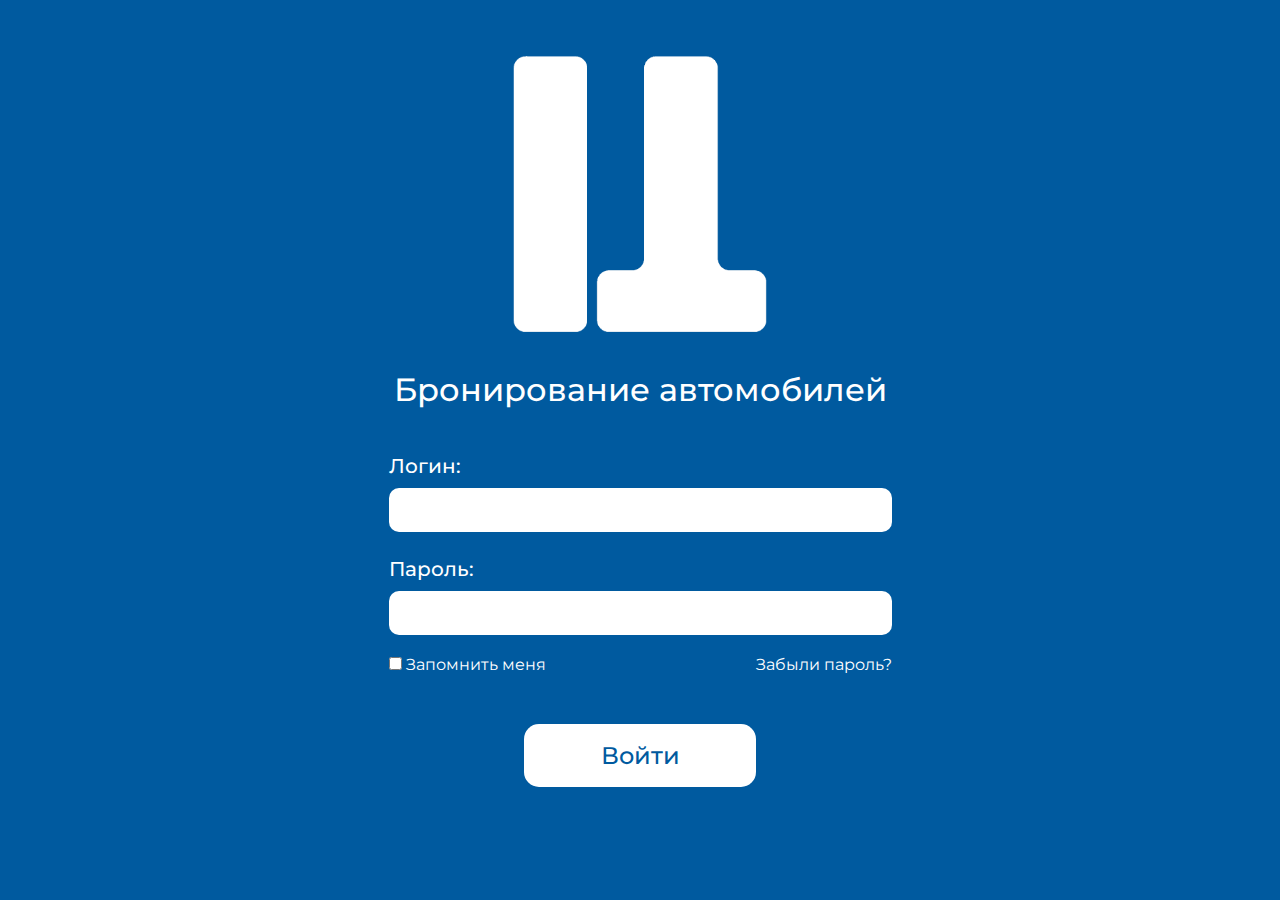
<file: index.html>
<!DOCTYPE html>
<html lang="en">

<head>
    <meta charset="UTF-8">
    <meta name="viewport" content="width=device-width, initial-scale=1.0">
    <title>Добро пожаловать</title>
    <link rel="stylesheet" href="./css/login.css">
</head>

<body>
    <section class="section">
        <div class="container">
            <div class="logo">
                <img class="logo__img" src="./images/vsdesk-sm-logo.png" alt="logo">
                <p class="logo__text">Бронирование автомобилей</p>
            </div>
            <form id="loginForm">
                <div class="authorization">
                    <div class="login_group">
                        <label for="login">Логин:</label>
                        <input type="text" id="login" name="login" required>
                    </div>
                    <div class="password_group">
                        <label for="">Пароль:</label>
                        <input type="password" id="password" name="password" required>
                    </div>
                </div>
                <div class="memory">
                    <div class="remember_me">
                        <input type="checkbox" id="remember" name="remember">
                        <label for="remember">Запомнить меня</label>
                    </div>
                    <div class="forgot">
                        <a href="#!">Забыли пароль?</a>
                    </div>
                </div>
    
                <div class="message" id="message"></div>
    
                <div class="btn">
                    <button class="sign_in" type="submit">Войти</button>
                </div>
            </form>
        </div>
        <script src="./js/login.js"></script>
    </section>
</body>

</html>
</file>
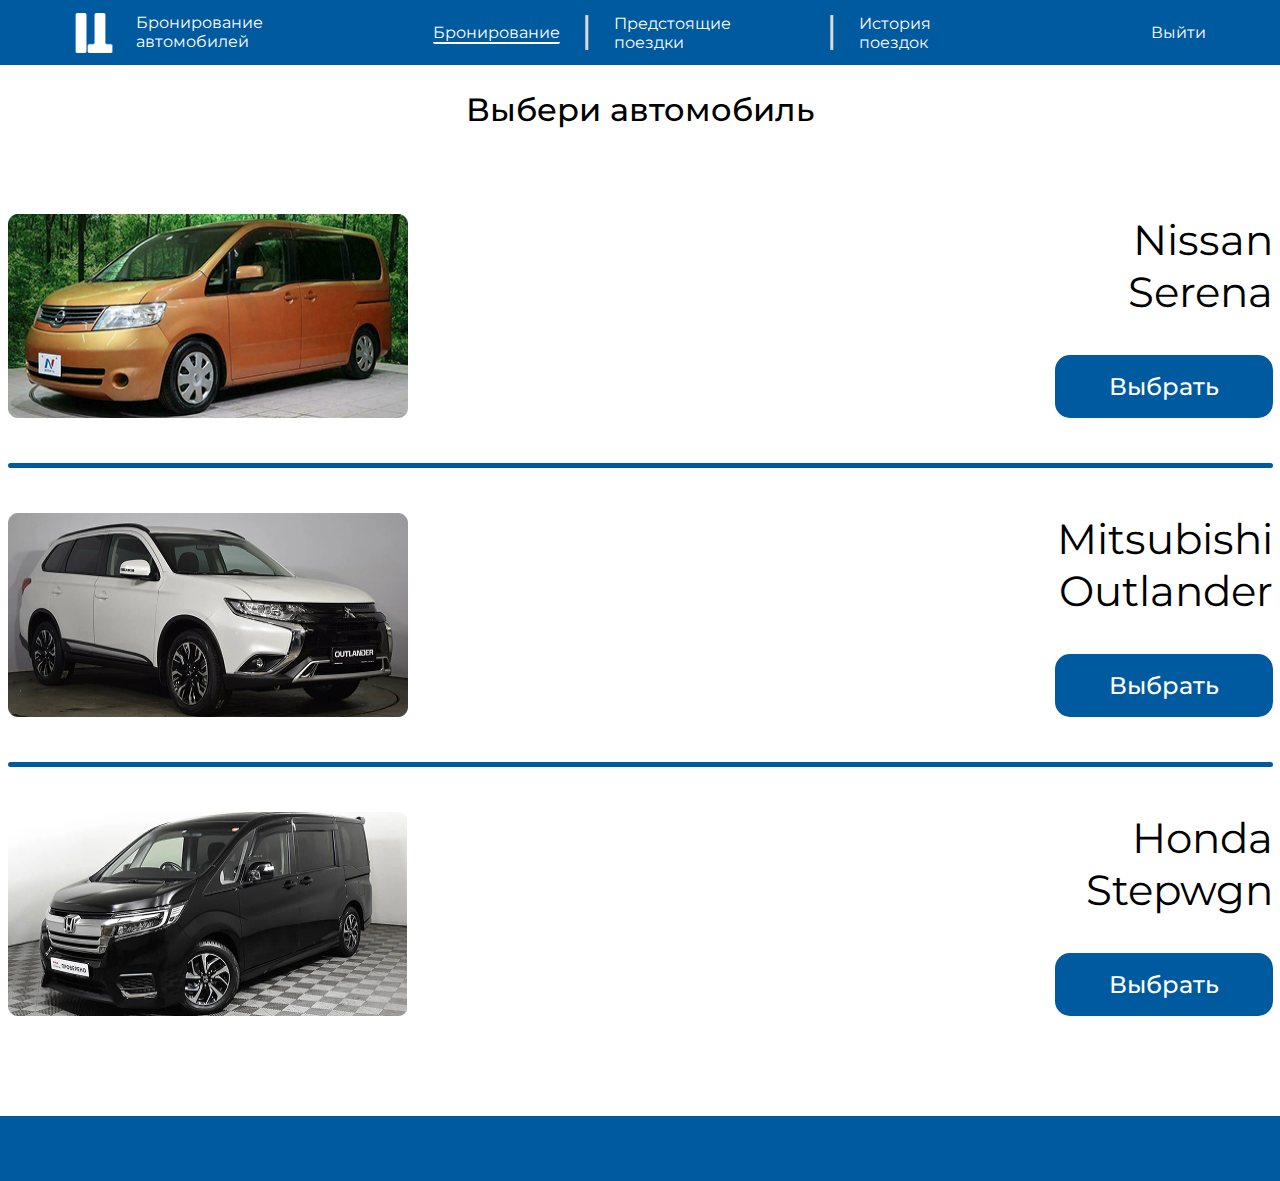
<file: car select.html>
<!DOCTYPE html>
<html lang="en">
<head>
    <meta charset="UTF-8">
    <meta name="viewport" content="width=device-width, initial-scale=1.0">
    <title>Выбор автомобиля</title>
    <link rel="stylesheet" href="./css/main.css">
    <link rel="stylesheet" href="./css/choosing_car.css">
</head>
<body>
    <header>
        <div class="header__contant">
            <div class="header__logo">
                <a href="https://cint19.ru/">
                    <img class="logo__img" src="./images/vsdesk-sm-logo.png" alt="logo">
                </a>
                <p class="logo__text">Бронирование автомобилей</p>
            </div>
            
            <div class="header__nav">
                <ul class="nav__list">
                    <li><a href="./car select.html" class="active">Бронирование</a></li>
                    <li><img src="./images/Rectangle 5.svg" alt=""></li>
                    <li><a href="./plug.html">Предстоящие поездки</a></li>
                    <li><img src="./images/Rectangle 5.svg" alt=""></li>
                    <li><a href="./plug.html">История поездок</a></li>
                </ul>
                <ul class="nav__list__two">
                    <li><a href="./car select.html" class="active">Бронирование</a></li>
                    
                    <li><a href="./plug.html">Предстоящие поездки</a></li>
                    
                    <li><a href="./plug.html">История поездок</a></li>
                    <li><a href="./index.html">Выйти</a></li>
                </ul>
                <button class="nav-btn">&#9776</button>
            </div>

            <a class="exit" href="./index.html">Выйти</a>

            
        </div>

    </header>

    <section>
        <div class="container">
            <div class="content">
                <h1>Выбери автомобиль</h1>
                <div class="car__select">
                    <div class="car__list">
                        <img class="car__img" src="./images/Cars/Serena/Серена 2.png" alt="">
                        <div class="select">
                            <p class="select__text">Nissan Serena</p>
                            <a href="./serena.html"><button class="select__btn">Выбрать</button></a>
                        </div>
                    </div>
                    <div class="line"></div>
                    <div class="car__list">
                        <img class="car__img" src="./images/Cars/Lender/Аутлендер 2.png" alt="">
                        <div class="select">
                            <p class="select__text">Mitsubishi Outlander</p>
                            <a href="./lender.html"><button class="select__btn">Выбрать</button></a>
                        </div>
                    </div>
                    <div class="line"></div>
                    <div class="car__list">
                        <img class="car__img" src="./images/Cars/Stpwgn/ХондА 1.png" alt="">
                        <div class="select">
                            <p class="select__text">Honda Stepwgn</p>
                            <a href="./stepwgn.html"><button class="select__btn">Выбрать</button></a>
                        </div>
                    </div>
                </div>
                
            </div>
        </div>
    </section>

    <footer>
    </footer>
</body>
</html>
</file>
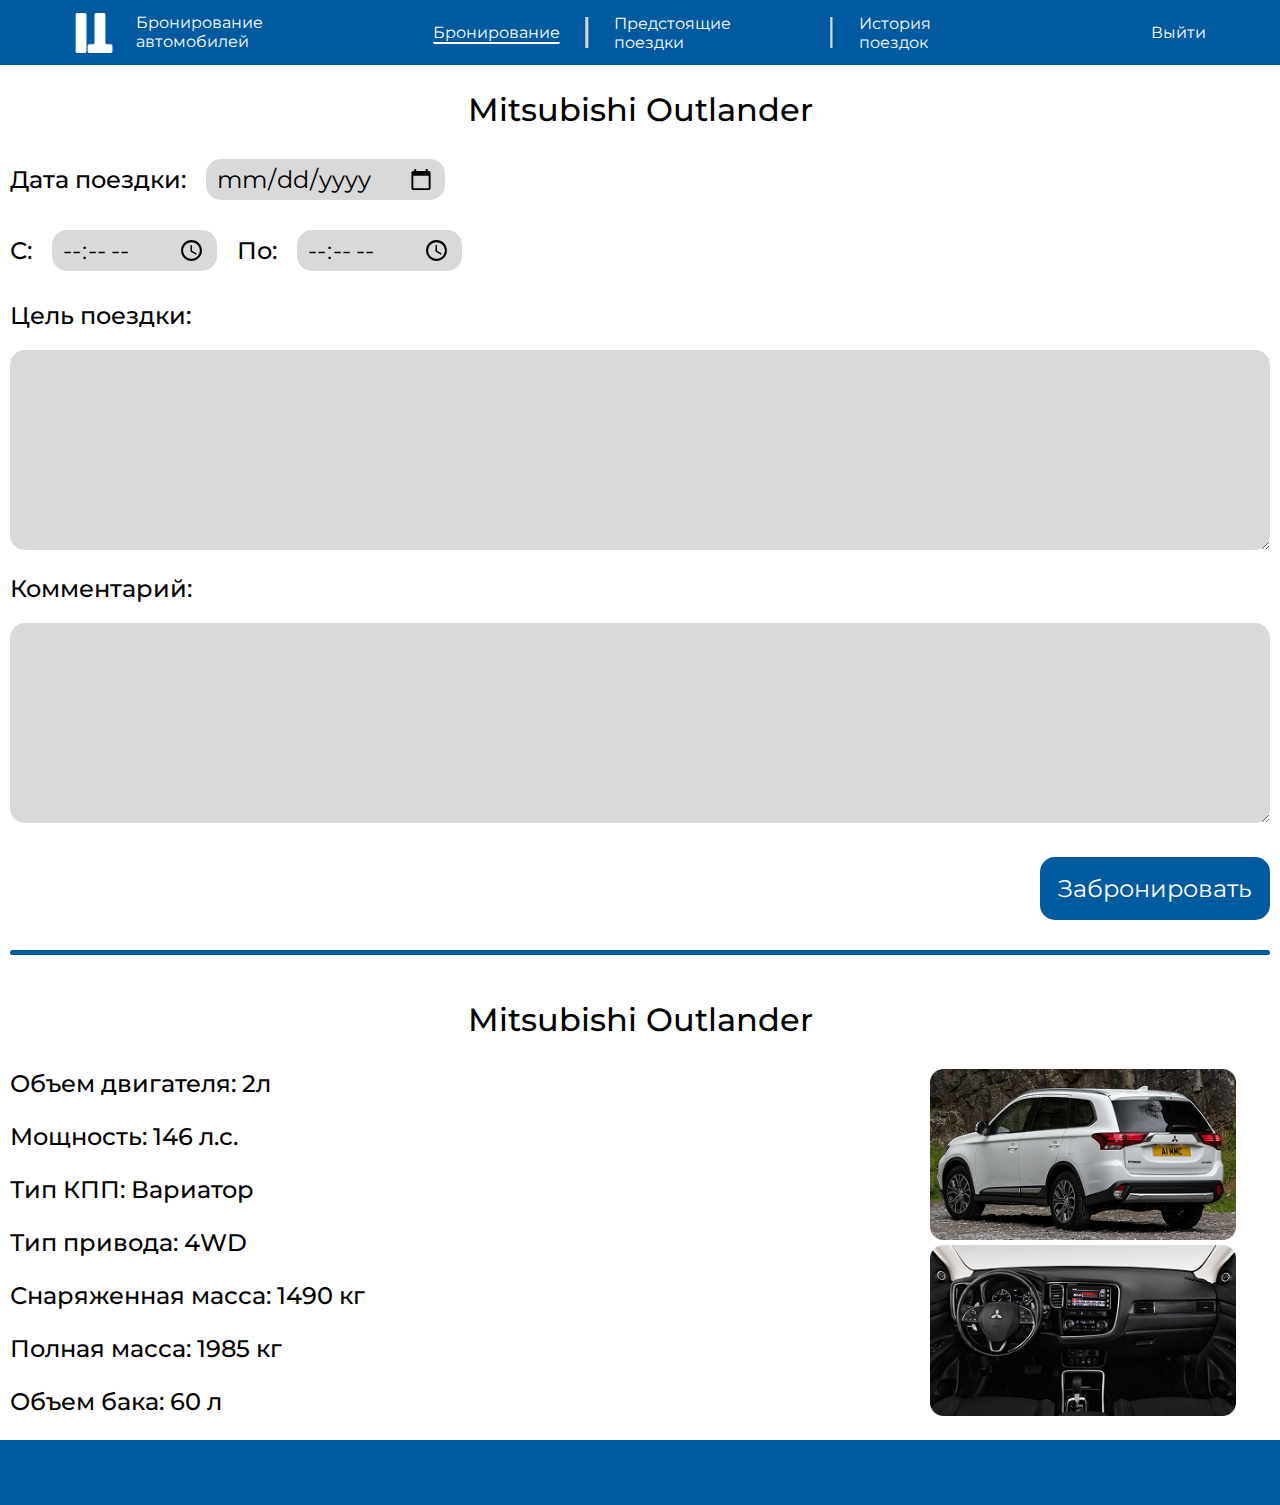
<file: lender.html>
<!DOCTYPE html>
<html lang="en">

<head>
    <meta charset="UTF-8">
    <meta name="viewport" content="width=device-width, initial-scale=1.0">
    <title>Mitsubishi Outlander</title>
    <link rel="stylesheet" href="./css/main.css">
    <link rel="stylesheet" href="./css/serena.css">
</head>

<body>
    <header>
        <div class="header__contant">
            <div class="header__logo">
                <a href="https://cint19.ru/">
                    <img class="logo__img" src="./images/vsdesk-sm-logo.png" alt="logo">
                </a>
                <p class="logo__text">Бронирование автомобилей</p>
            </div>

            <div class="header__nav">
                <ul class="nav__list">
                    <li><a href="./car select.html" class="active">Бронирование</a></li>
                    <li><img src="./images/Rectangle 5.svg" alt=""></li>
                    <li><a href="./plug.html">Предстоящие поездки</a></li>
                    <li><img src="./images/Rectangle 5.svg" alt=""></li>
                    <li><a href="./plug.html">История поездок</a></li>
                </ul>
                <ul class="nav__list__two">
                    <li><a href="./car select.html" class="active">Бронирование</a></li>
                    
                    <li><a href="./plug.html">Предстоящие поездки</a></li>
                    
                    <li><a href="./plug.html">История поездок</a></li>
                    <li><a href="./index.html">Выйти</a></li>
                </ul>
                <button class="nav-btn">&#9776</button>
            </div>

            <a class="exit" href="./index.html">Выйти</a>


        </div>

    </header>

    <section>
        <div class="container">
            <div class="reg__form">
                <h1>Mitsubishi Outlander</h1>
                <div class="date">
                    <p class="date__text">Дата поездки:</p>
                    <input class="input__date" type="date" required>
                </div>
                <div class="time">
                    <p class="time__text">С:</p>
                    <input class="time__input" type="time">
                    <p class="time__text">По:</p>
                    <input class="time__input" type="time">
                </div>
                <div class="purpose">
                    <p class="purpose__text">Цель поездки:</p>
                    <textarea class="purpose__input" name="" id=""></textarea>
                </div>
                <div class="comment">
                    <p class="comment__text">Комментарий:</p>
                    <textarea class="comment__input" name="" id=""></textarea>
                </div>
                <div class="btn">
                    <a href="./Successfully.html">
                        <button class="reg__btn">Забронировать</button>
                    </a>
                </div>
            </div>
            <div class="line"></div>

            <h2>Mitsubishi Outlander</h2>

            <div class="car__info">
                <div class="info__content">
                    <div class="info__text">
                        <ul class="info__text__list">
                            <li>
                                <p>Объем двигателя: 2л</p>
                            </li>
                            <li>
                                <p>Мощность: 146 л.с.</p>
                            </li>
                            <li>
                                <p>Тип КПП: Вариатор</p>
                            </li>
                            <li>
                                <p>Тип привода: 4WD</p>
                            </li>
                            <li>
                                <p>Снаряженная масса: 1490 кг</p>
                            </li>
                            <li>
                                <p>Полная масса: 1985 кг</p>
                            </li>
                            <li>
                                <p>Объем бака: 60 л</p>
                            </li>
                        </ul>
                    </div>
                    <div class="info__img">
                        <img src="./images/Cars/Lender/Адаптив/Лендер 1.png" alt="">
                        <img src="./images/Cars/Lender/Адаптив/Лендер 2 1.png" alt="">
                    </div>
                </div>
            </div>
        </div>
    </section>

    <footer>
    </footer>
</body>

</html>
</file>
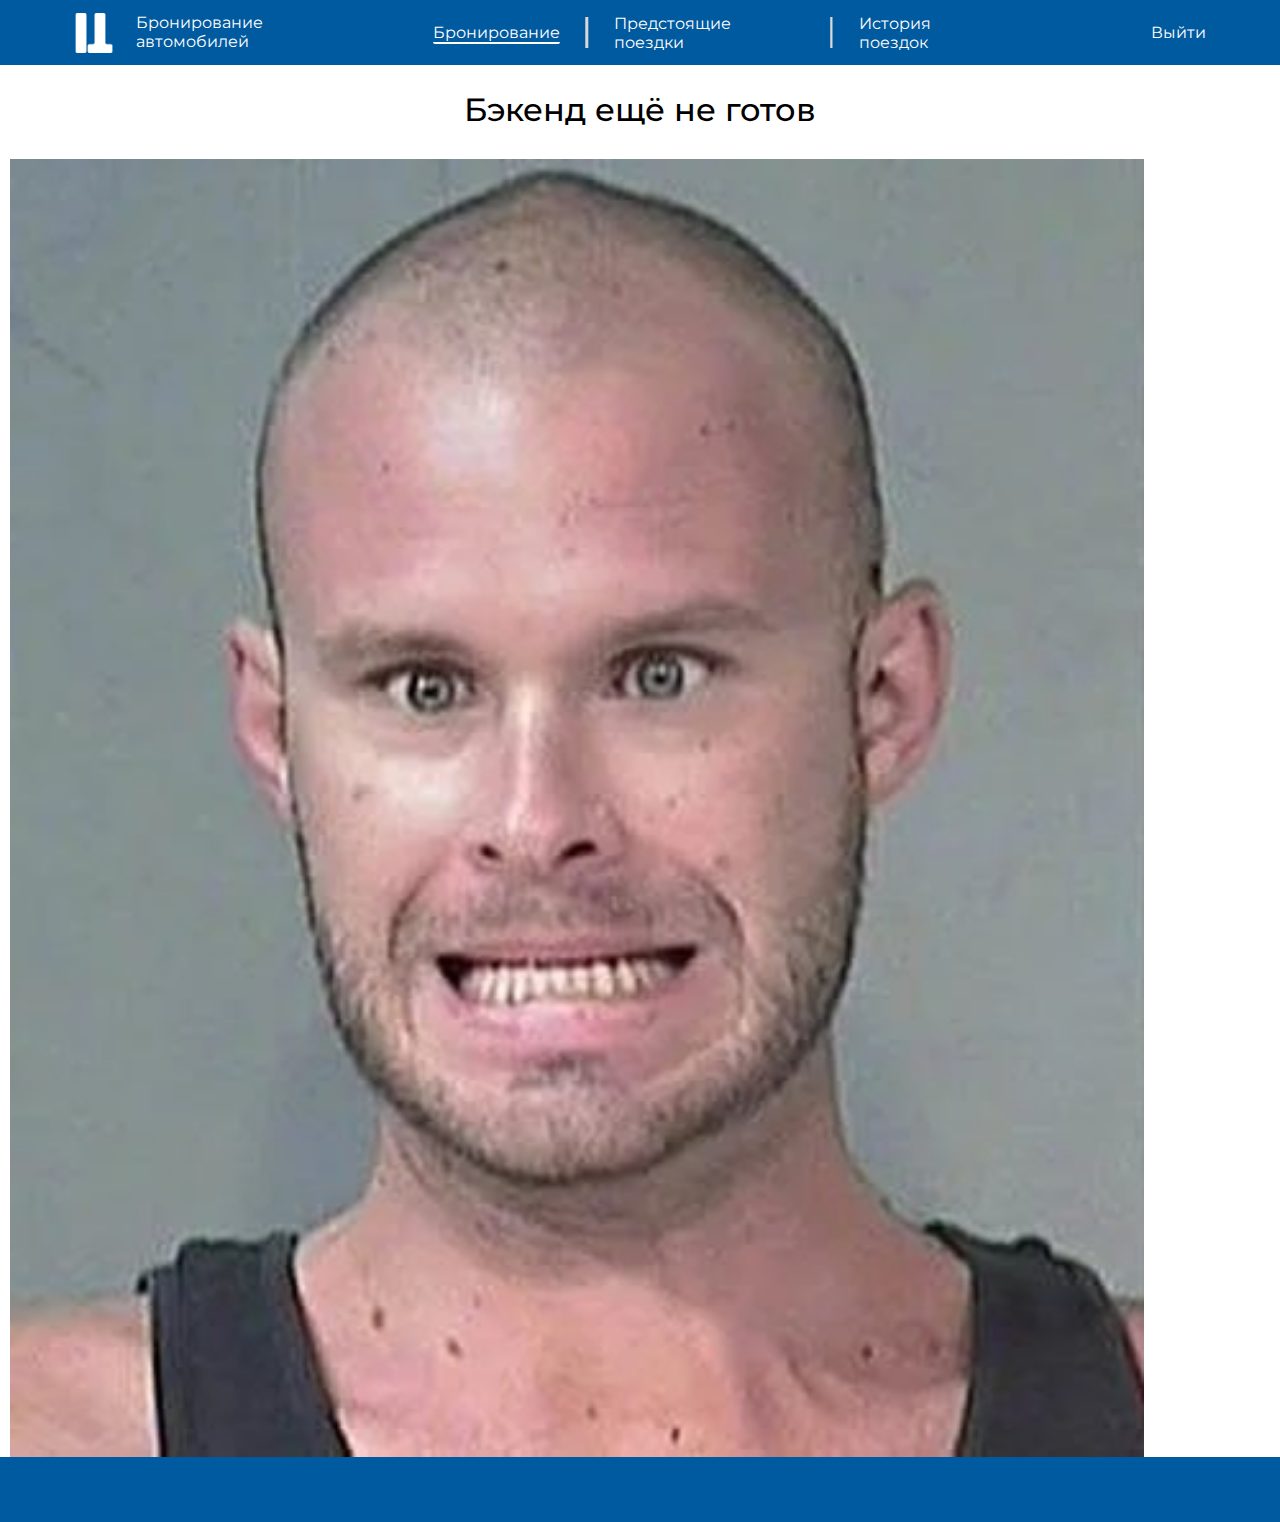
<file: plug.html>
<!DOCTYPE html>
<html lang="en">

<head>
    <meta charset="UTF-8">
    <meta name="viewport" content="width=device-width, initial-scale=1.0">
    <title>Заглушка</title>
    <link rel="stylesheet" href="./css/main.css">
    <link rel="stylesheet" href="./css/serena.css">
</head>

<body>
    <header>
        <div class="header__contant">
            <div class="header__logo">
                <a href="https://cint19.ru/">
                    <img class="logo__img" src="./images/vsdesk-sm-logo.png" alt="logo">
                </a>
                <p class="logo__text">Бронирование автомобилей</p>
            </div>

            <div class="header__nav">
                <ul class="nav__list">
                    <li><a href="./car select.html" class="active">Бронирование</a></li>
                    <li><img src="./images/Rectangle 5.svg" alt=""></li>
                    <li><a href="./plug.html">Предстоящие поездки</a></li>
                    <li><img src="./images/Rectangle 5.svg" alt=""></li>
                    <li><a href="./plug.html">История поездок</a></li>
                </ul>
                <ul class="nav__list__two">
                    <li><a href="./car select.html" class="active">Бронирование</a></li>
                    
                    <li><a href="./plug.html">Предстоящие поездки</a></li>
                    
                    <li><a href="./plug.html">История поездок</a></li>
                    <li><a href="./index.html">Выйти</a></li>
                </ul>
                <button class="nav-btn">&#9776</button>
            </div>

            <a class="exit" href="./index.html">Выйти</a>


        </div>

    </header>

    <section>
        <div class="container">
            <h1>Бэкенд ещё не готов</h1>
            <img class="solevoi" src="./images/Солевой 1.png" alt="">
        </div>
    </section>

    <footer>
    </footer>
</body>

</html>
</file>
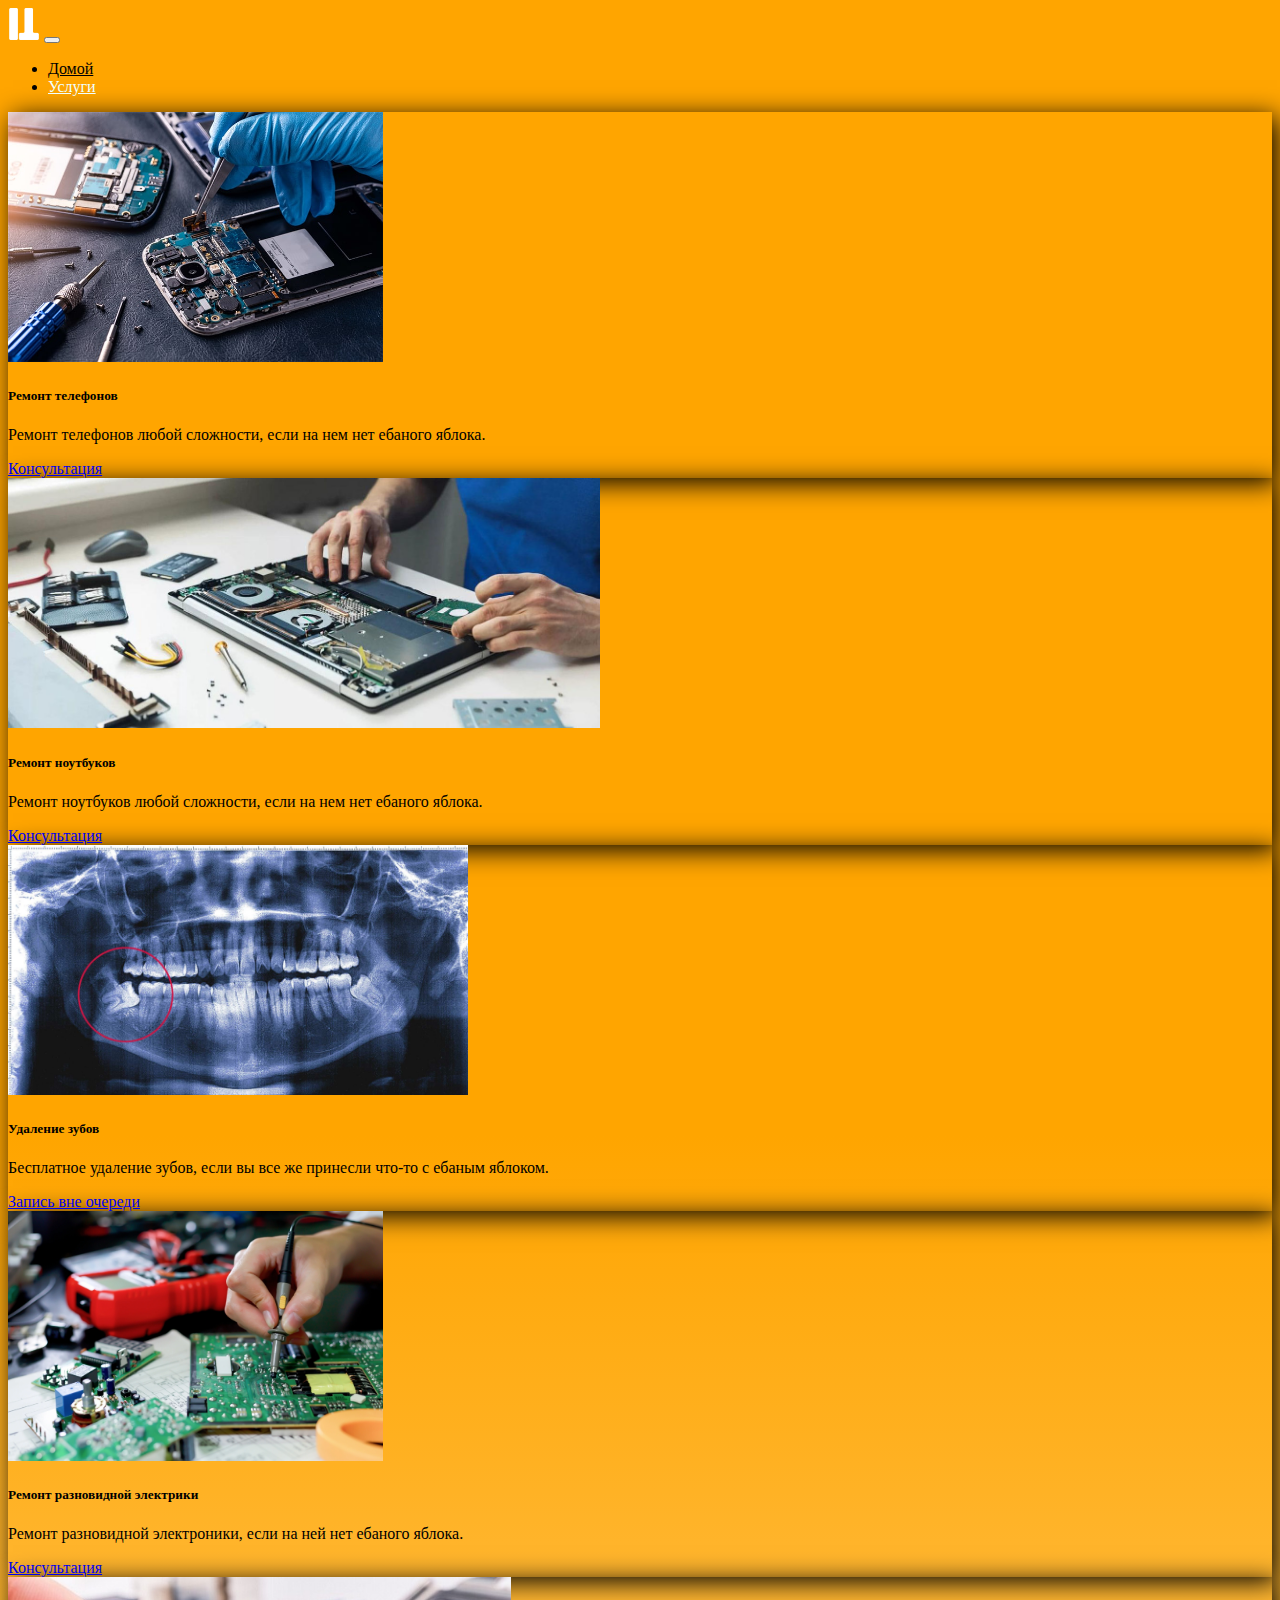
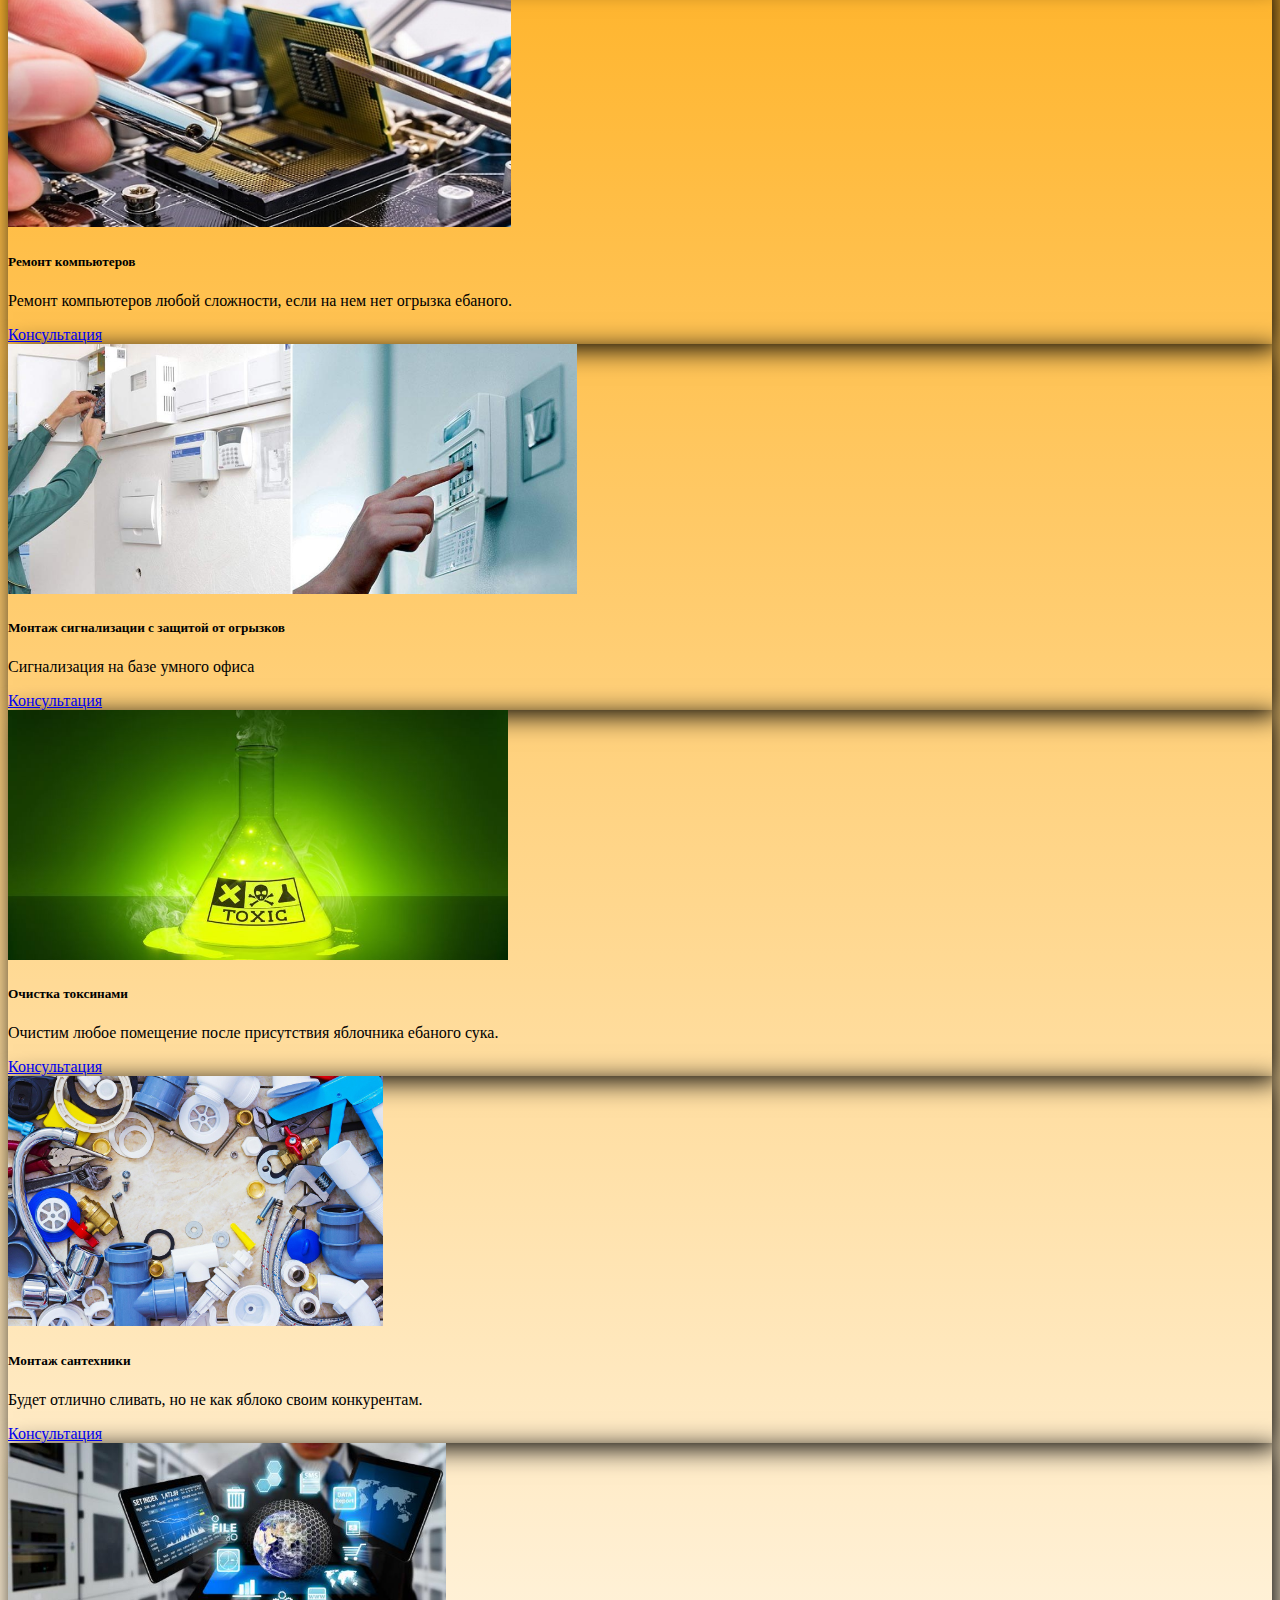
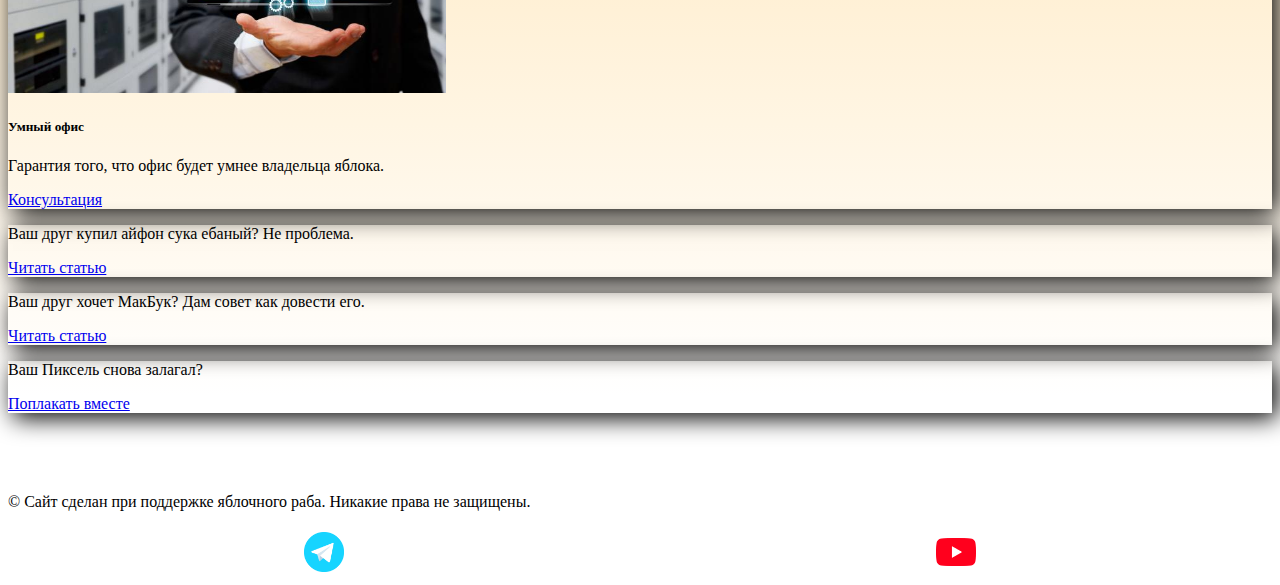
<file: prising.html>
<!DOCTYPE html>
<html lang="en">

<head>
    <meta charset="UTF-8">
    <meta name="viewport" content="width=device-width, initial-scale=1.0">
    <link href="https://cdn.jsdelivr.net/npm/bootstrap@5.2.3/dist/css/bootstrap.min.css" rel="stylesheet"
        integrity="sha384-rbsA2VBKQhggwzxH7pPCaAqO46MgnOM80zW1RWuH61DGLwZJEdK2Kadq2F9CUG65" crossorigin="anonymous">
    <link rel="stylesheet" href="static/styles/mystyles.css">
    <title>Prising</title>
</head>

<body>
    <header>
        <nav class="navbar navbar-expand-lg navbar-light">
            <div class="container-fluid">
                <a class="navbar-brand" href="#"><img src="static/files/vsdesk-sm-logo.png" alt=""></a>
                <button class="navbar-toggler" type="button" data-bs-toggle="collapse" data-bs-target="#navbarNav"
                    aria-controls="navbarNav" aria-expanded="false" aria-label="Toggle navigation">
                    <span class="navbar-toggler-icon"></span>
                </button>
                <div class="collapse navbar-collapse" id="navbarNav">
                    <ul class="navbar-nav">
                        <li class="nav-item">
                            <a class="nav-link active" aria-current="page" href="/">Домой</a>
                        </li>

                        <li class="nav-item">
                            <a class="nav-link" href="prising.html">Услуги</a>
                        </li>

                    </ul>
                </div>
            </div>
        </nav>
    </header>

    <section>

        <div class="container-fluid mt-4">

            <div class="row">

                <div class="col-lg-1">

                </div>

                <div class="col-lg-8 col-md-12">
                    <div class="row">
                        <div class="col-lg-4 col-md-6 mt-4">
                            <div class="card">
                                <img src="static/files/phone.jpg" class="card-img-top" alt="phone">
                                <div class="card-body">
                                    <h5 class="card-title">Ремонт телефонов</h5>
                                    <p class="card-text">Ремонт телефонов любой сложности, если на нем нет ебаного
                                        яблока.
                                    </p>
                                    <a href="#" class="btn btn-primary">Консультация</a>
                                </div>
                            </div>
                        </div>
                        <div class="col-lg-4 col-md-6 mt-4">
                            <div class="card">
                                <img src="static/files/book.jpg" class="card-img-top" alt="laptop">
                                <div class="card-body">
                                    <h5 class="card-title">Ремонт ноутбуков</h5>
                                    <p class="card-text">Ремонт ноутбуков любой сложности, если на нем нет ебаного
                                        яблока.
                                    </p>
                                    <a href="#" class="btn btn-primary">Консультация</a>
                                </div>
                            </div>
                        </div>
                        <div class="col-lg-4 col-md-6 mt-4">
                            <div class="card">
                                <img src="static/files/zub.jpeg" class="card-img-top" alt="...">
                                <div class="card-body">
                                    <h5 class="card-title">Удаление зубов</h5>
                                    <p class="card-text">Бесплатное удаление зубов, если вы все же принесли что-то с
                                        ебаным
                                        яблоком.</p>
                                    <a href="#" class="btn btn-primary">Запись вне очереди</a>
                                </div>
                            </div>
                        </div>
                        <div class="col-lg-4 col-md-6 mt-4">
                            <div class="card">
                                <img src="static/files/electro.webp" class="card-img-top" alt="phone">
                                <div class="card-body">
                                    <h5 class="card-title">Ремонт разновидной электрики</h5>
                                    <p class="card-text">Ремонт разновидной электроники, если на ней нет ебаного яблока.
                                    </p>
                                    <a href="#" class="btn btn-primary">Консультация</a>
                                </div>
                            </div>
                        </div>
                        <div class="col-lg-4 col-md-6 mt-4">
                            <div class="card">
                                <img src="static/files/pc.jpg" class="card-img-top" alt="phone">
                                <div class="card-body">
                                    <h5 class="card-title">Ремонт компьютеров</h5>
                                    <p class="card-text">Ремонт компьютеров любой сложности, если на нем нет огрызка
                                        ебаного.
                                    </p>
                                    <a href="#" class="btn btn-primary">Консультация</a>
                                </div>
                            </div>
                        </div>
                        <div class="col-lg-4 col-md-6 mt-4">
                            <div class="card">
                                <img src="static/files/signalizacii.jpg" class="card-img-top" alt="phone">
                                <div class="card-body">
                                    <h5 class="card-title">Монтаж сигнализации с защитой от огрызков</h5>
                                    <p class="card-text">Сигнализация на базе умного офиса
                                    </p>
                                    <a href="#" class="btn btn-primary">Консультация</a>
                                </div>
                            </div>
                        </div>
                        <div class="col-lg-4 col-md-6 mt-4">
                            <div class="card">
                                <img src="static/files/toxic_laboratory.jpg" class="card-img-top" alt="phone">
                                <div class="card-body">
                                    <h5 class="card-title">Очистка токсинами</h5>
                                    <p class="card-text">Очистим любое помещение после присутствия яблочника ебаного
                                        сука.
                                    </p>
                                    <a href="#" class="btn btn-primary">Консультация</a>
                                </div>
                            </div>
                        </div>
                        <div class="col-lg-4 col-md-6 mt-4">
                            <div class="card">
                                <img src="static/files/Santehnika.jpg" class="card-img-top" alt="phone">
                                <div class="card-body">
                                    <h5 class="card-title">Монтаж сантехники</h5>
                                    <p class="card-text">Будет отлично сливать, но не как яблоко своим конкурентам.
                                    </p>
                                    <a href="#" class="btn btn-primary">Консультация</a>
                                </div>
                            </div>
                        </div>
                        <div class="col-lg-4 col-md-6 mt-4">
                            <div class="card">
                                <img src="static/files/ofice.jpg" class="card-img-top" alt="phone">
                                <div class="card-body">
                                    <h5 class="card-title">Умный офис</h5>
                                    <p class="card-text">Гарантия того, что офис будет умнее владельца яблока.
                                    </p>
                                    <a href="#" class="btn btn-primary">Консультация</a>
                                </div>
                            </div>
                        </div>
                    </div>

                </div>

                <div class="col-lg-3 col-md-12">

                    <div class="row ps-4">
                        <div class="col-lg-12 col-md-12 mt-4 pl-2">
                            <div class="card">
                                <div class="card-body">
                                    <p class="card-text">Ваш друг купил айфон сука ебаный? Не проблема.
                                    </p>
                                    <a href="#" class="btn btn-primary">Читать статью</a>
                                </div>
                            </div>
                        </div>
                        <div class="col-lg-12 col-md-12 mt-4 pl-2">
                            <div class="card">
                                <div class="card-body">
                                    <p class="card-text">Ваш друг хочет МакБук? Дам совет как довести его.
                                    </p>
                                    <a href="#" class="btn btn-primary">Читать статью</a>
                                </div>
                            </div>
                        </div>
                        <div class="col-lg-12 col-md-12 mt-4 pl-2">
                            <div class="card">
                                <div class="card-body">
                                    <p class="card-text">Ваш Пиксель снова залагал?
                                    </p>
                                    <a href="#" class="btn btn-primary">Поплакать вместе</a>
                                </div>
                            </div>
                        </div>
                    </div>

                </div>

            </div>








        </div>

    </section>

    <footer>
        <div class="container-fluid">
            <div class="row">

                <div class="col-lg-6 text-center">
                    <p>&copy; Сайт сделан при поддержке яблочного раба. Никакие права не защищены.</p>
                </div>
                <div class="col-lg-6 footer-link">
                    <img style="margin: 5px; width: 40px;" src="static/files/tg.png" alt="">
                    <img style="margin: 5px; width: 40px;" src="static/files/yt.png" alt="">
                </div>

            </div>
        </div>
    </footer>




    <script src="https://cdn.jsdelivr.net/npm/bootstrap@5.2.3/dist/js/bootstrap.bundle.min.js"
        integrity="sha384-kenU1KFdBIe4zVF0s0G1M5b4hcpxyD9F7jL+jjXkk+Q2h455rYXK/7HAuoJl+0I4"
        crossorigin="anonymous"></script>
</body>

</html>
</file>
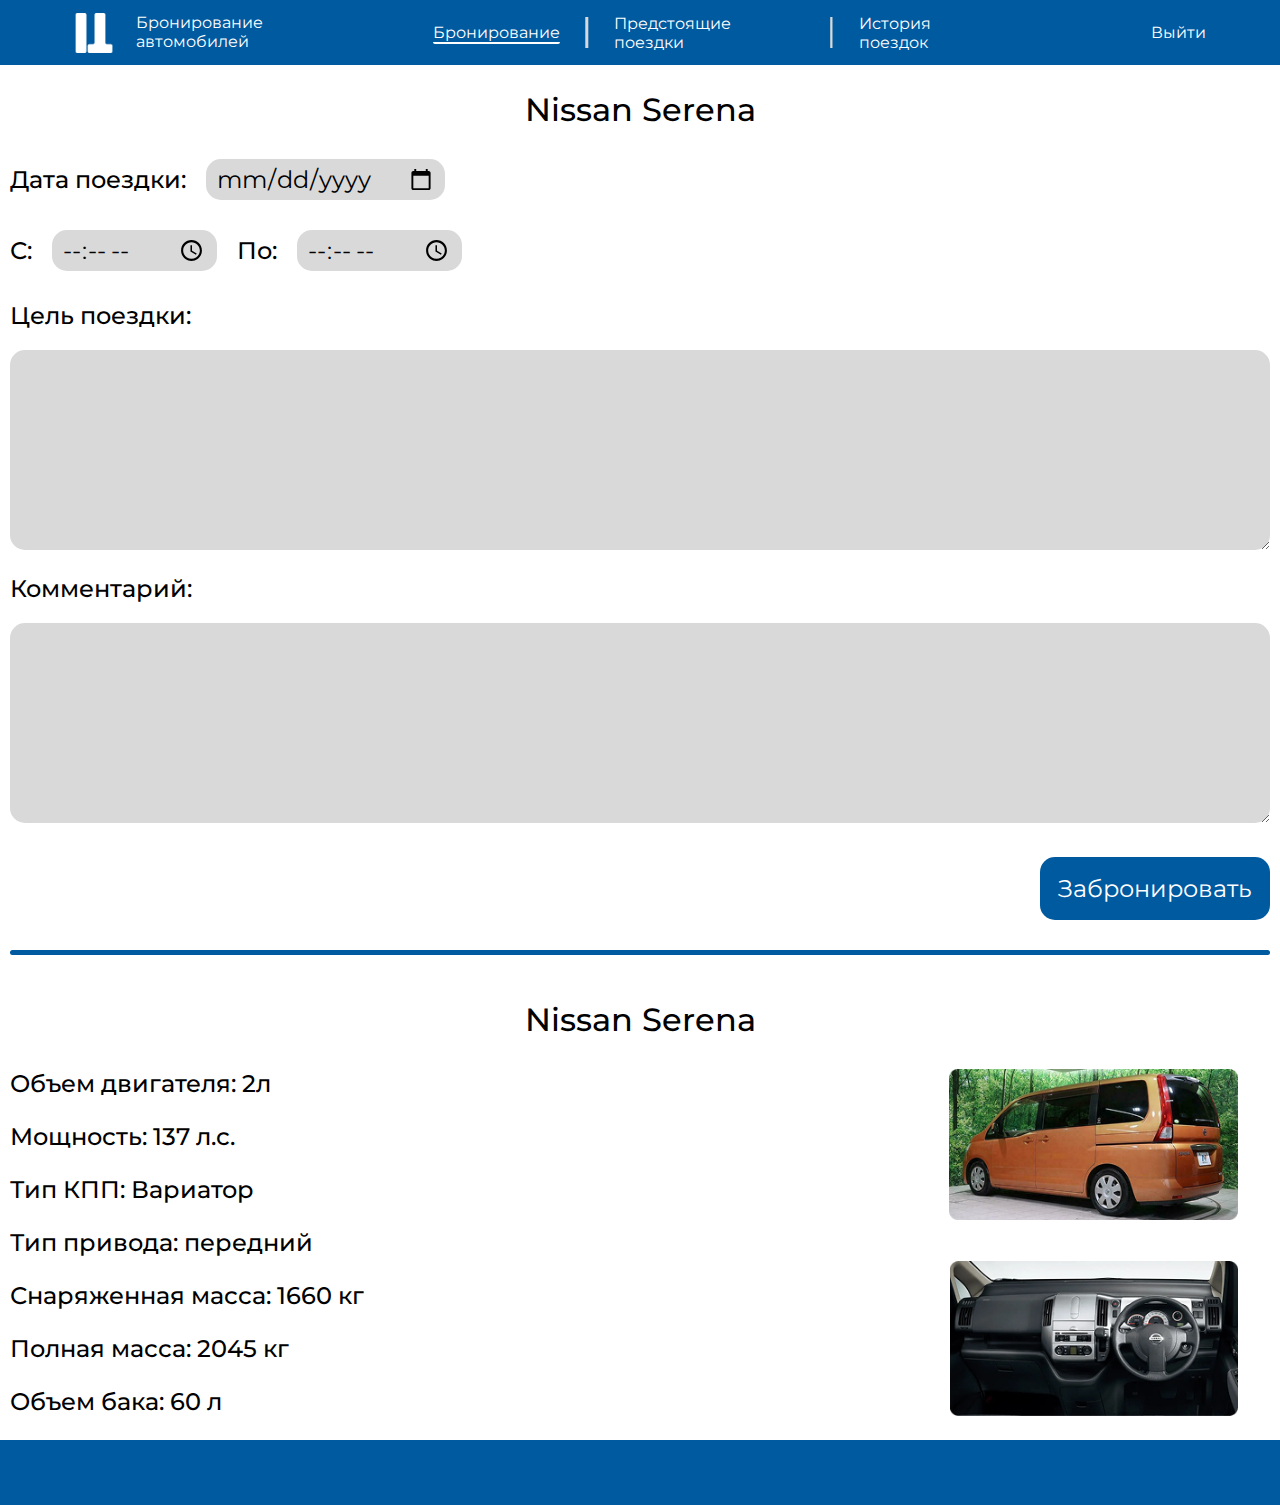
<file: serena.html>
<!DOCTYPE html>
<html lang="en">

<head>
    <meta charset="UTF-8">
    <meta name="viewport" content="width=device-width, initial-scale=1.0">
    <title>Nissan Serena</title>
    <link rel="stylesheet" href="./css/main.css">
    <link rel="stylesheet" href="./css/serena.css">
</head>

<body>
    <header>
        <div class="header__contant">
            <div class="header__logo">
                <a href="https://cint19.ru/">
                    <img class="logo__img" src="./images/vsdesk-sm-logo.png" alt="logo">
                </a>
                <p class="logo__text">Бронирование автомобилей</p>
            </div>

            <div class="header__nav">
                <ul class="nav__list">
                    <li><a href="./car select.html" class="active">Бронирование</a></li>
                    <li><img src="./images/Rectangle 5.svg" alt=""></li>
                    <li><a href="./plug.html">Предстоящие поездки</a></li>
                    <li><img src="./images/Rectangle 5.svg" alt=""></li>
                    <li><a href="./plug.html">История поездок</a></li>
                </ul>
                <ul class="nav__list__two">
                    <li><a href="./car select.html" class="active">Бронирование</a></li>
                    
                    <li><a href="./plug.html">Предстоящие поездки</a></li>
                    
                    <li><a href="./plug.html">История поездок</a></li>
                    <li><a href="./index.html">Выйти</a></li>
                </ul>
                <button class="nav-btn">&#9776</button>
            </div>

            <a class="exit" href="./index.html">Выйти</a>


        </div>

    </header>

    <section>
        <div class="container">
            <div class="reg__form">
                <h1>Nissan Serena</h1>
                <div class="date">
                    <p class="date__text">Дата поездки:</p>
                    <input class="input__date" type="date">
                </div>
                <div class="time">
                    <p class="time__text">С:</p>
                    <input class="time__input" type="time">
                    <p class="time__text">По:</p>
                    <input class="time__input" type="time">
                </div>
                <div class="purpose">
                    <p class="purpose__text">Цель поездки:</p>
                    <textarea class="purpose__input" name="" id=""></textarea>
                </div>
                <div class="comment">
                    <p class="comment__text">Комментарий:</p>
                    <textarea class="comment__input" name="" id=""></textarea>
                </div>
                <div class="btn">
                    <a href="./Successfully.html">
                        <button class="reg__btn">Забронировать</button>
                    </a>
                </div>
            </div>
            <div class="line"></div>

            <h2>Nissan Serena</h2>

            <div class="car__info">
                <div class="info__content">
                    <div class="info__text">
                        <ul class="info__text__list">
                            <li>
                                <p>Объем двигателя: 2л</p>
                            </li>
                            <li>
                                <p>Мощность: 137 л.с.</p>
                            </li>
                            <li>
                                <p>Тип КПП: Вариатор</p>
                            </li>
                            <li>
                                <p>Тип привода: передний</p>
                            </li>
                            <li>
                                <p>Снаряженная масса: 1660 кг</p>
                            </li>
                            <li>
                                <p>Полная масса: 2045 кг</p>
                            </li>
                            <li>
                                <p>Объем бака: 60 л</p>
                            </li>
                        </ul>
                    </div>
                    <div class="info__img">
                        <img src="./images/Cars/Serena/Адаптив/Серена 2 1.png" alt="">
                        <img src="./images/Cars/Serena/Адаптив/Серена 3 1.png" alt="">
                    </div>
                </div>
            </div>
        </div>
    </section>

    <footer>
    </footer>
</body>

</html>
</file>
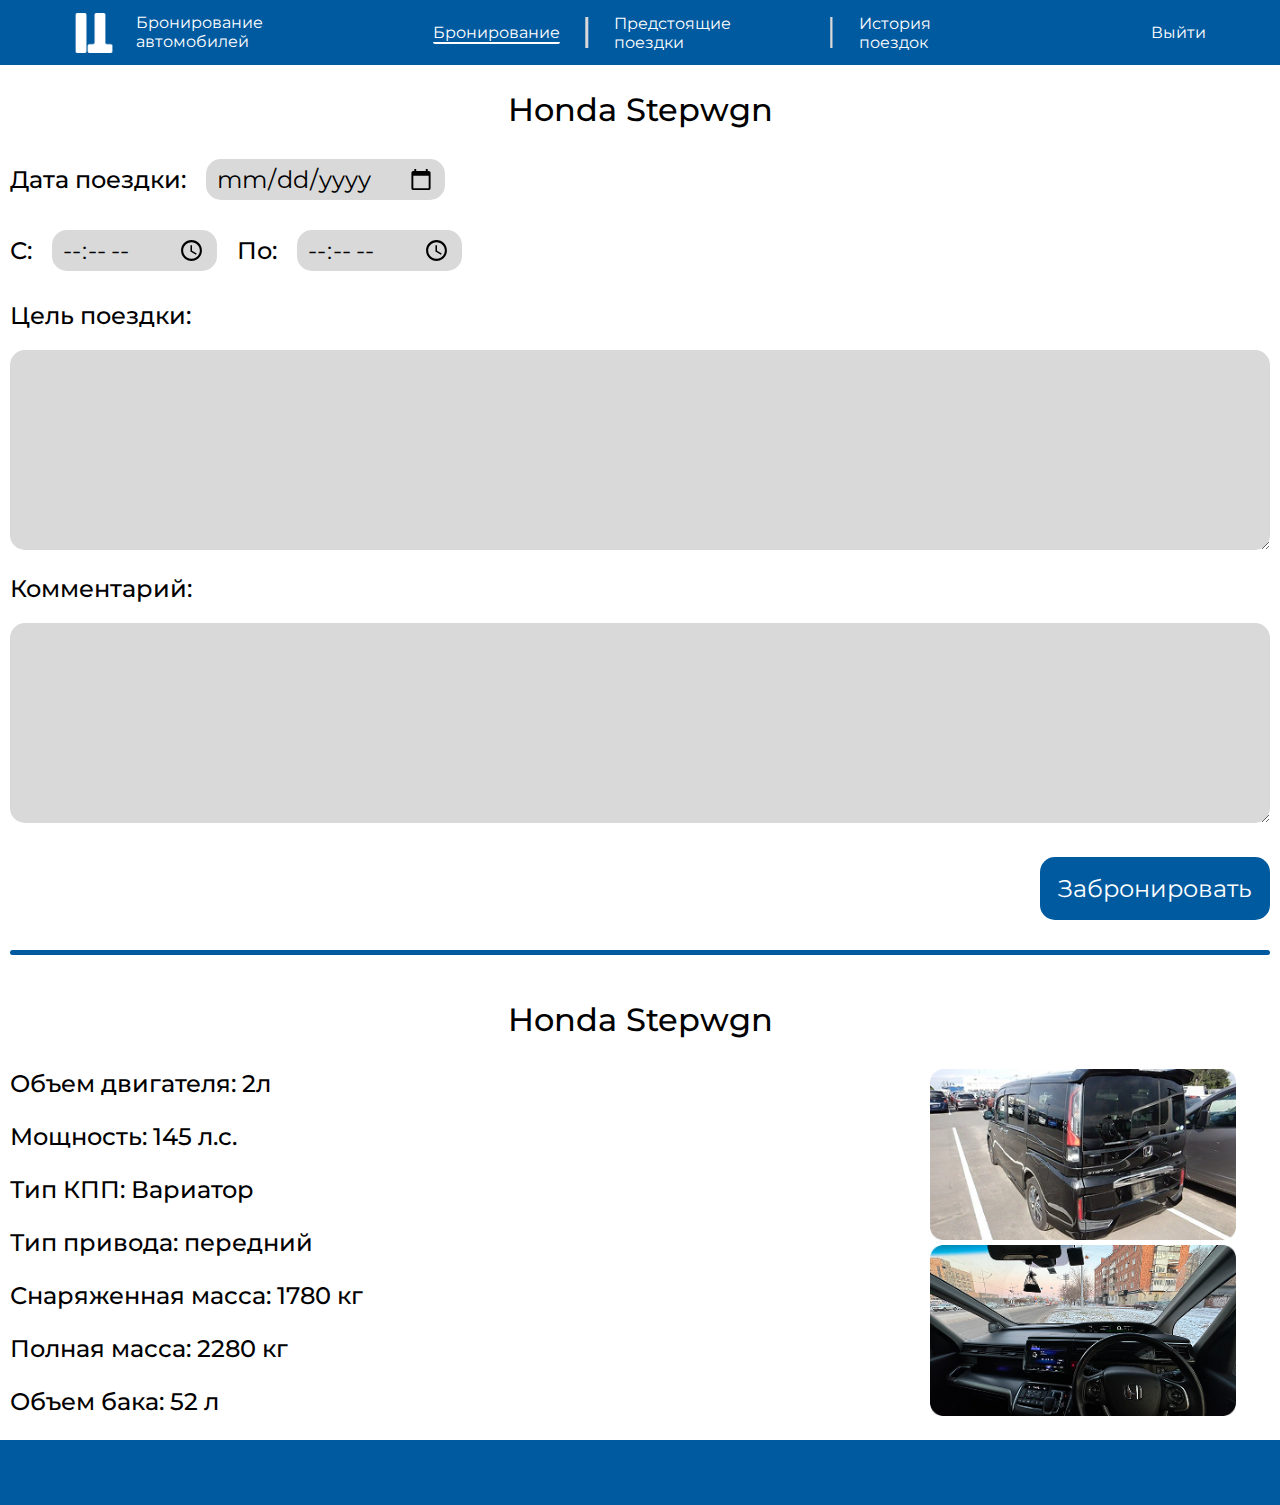
<file: stepwgn.html>
<!DOCTYPE html>
<html lang="en">

<head>
    <meta charset="UTF-8">
    <meta name="viewport" content="width=device-width, initial-scale=1.0">
    <title>Honda Stepwgn</title>
    <link rel="stylesheet" href="./css/main.css">
    <link rel="stylesheet" href="./css/serena.css">
</head>

<body>
    <header>
        <div class="header__contant">
            <div class="header__logo">
                <a href="https://cint19.ru/">
                    <img class="logo__img" src="./images/vsdesk-sm-logo.png" alt="logo">
                </a>
                <p class="logo__text">Бронирование автомобилей</p>
            </div>

            <div class="header__nav">
                <ul class="nav__list">
                    <li><a href="./car select.html" class="active">Бронирование</a></li>
                    <li><img src="./images/Rectangle 5.svg" alt=""></li>
                    <li><a href="./plug.html">Предстоящие поездки</a></li>
                    <li><img src="./images/Rectangle 5.svg" alt=""></li>
                    <li><a href="./plug.html">История поездок</a></li>
                </ul>
                <ul class="nav__list__two">
                    <li><a href="./car select.html" class="active">Бронирование</a></li>
                    
                    <li><a href="./plug.html">Предстоящие поездки</a></li>
                    
                    <li><a href="./plug.html">История поездок</a></li>
                    <li><a href="./index.html">Выйти</a></li>
                </ul>
                <button class="nav-btn">&#9776</button>
            </div>

            <a class="exit" href="./index.html">Выйти</a>


        </div>

    </header>

    <section>
        <div class="container">
            <div class="reg__form">
                <h1>Honda Stepwgn</h1>
                <div class="date">
                    <p class="date__text">Дата поездки:</p>
                    <input class="input__date" type="date">
                </div>
                <div class="time">
                    <p class="time__text">С:</p>
                    <input class="time__input" type="time">
                    <p class="time__text">По:</p>
                    <input class="time__input" type="time">
                </div>
                <div class="purpose">
                    <p class="purpose__text">Цель поездки:</p>
                    <textarea class="purpose__input" name="" id=""></textarea>
                </div>
                <div class="comment">
                    <p class="comment__text">Комментарий:</p>
                    <textarea class="comment__input" name="" id=""></textarea>
                </div>
                <div class="btn">
                    <a href="./Successfully.html">
                        <button class="reg__btn">Забронировать</button>
                    </a>
                </div>
            </div>
            <div class="line"></div>

            <h2>Honda Stepwgn</h2>

            <div class="car__info">
                <div class="info__content">
                    <div class="info__text">
                        <ul class="info__text__list">
                            <li>
                                <p>Объем двигателя: 2л</p>
                            </li>
                            <li>
                                <p>Мощность: 145 л.с.</p>
                            </li>
                            <li>
                                <p>Тип КПП: Вариатор</p>
                            </li>
                            <li>
                                <p>Тип привода: передний</p>
                            </li>
                            <li>
                                <p>Снаряженная масса: 1780 кг</p>
                            </li>
                            <li>
                                <p>Полная масса: 2280 кг</p>
                            </li>
                            <li>
                                <p>Объем бака: 52 л</p>
                            </li>
                        </ul>
                    </div>
                    <div class="info__img">
                        <img src="./images/Cars/Stpwgn/Адаптив/Step__back 1.png" alt="">
                        <img src="./images/Cars/Stpwgn/Адаптив/IMG_1740 1.png" alt="">
                    </div>
                </div>
            </div>
        </div>
    </section>

    <footer>
    </footer>
</body>

</html>
</file>
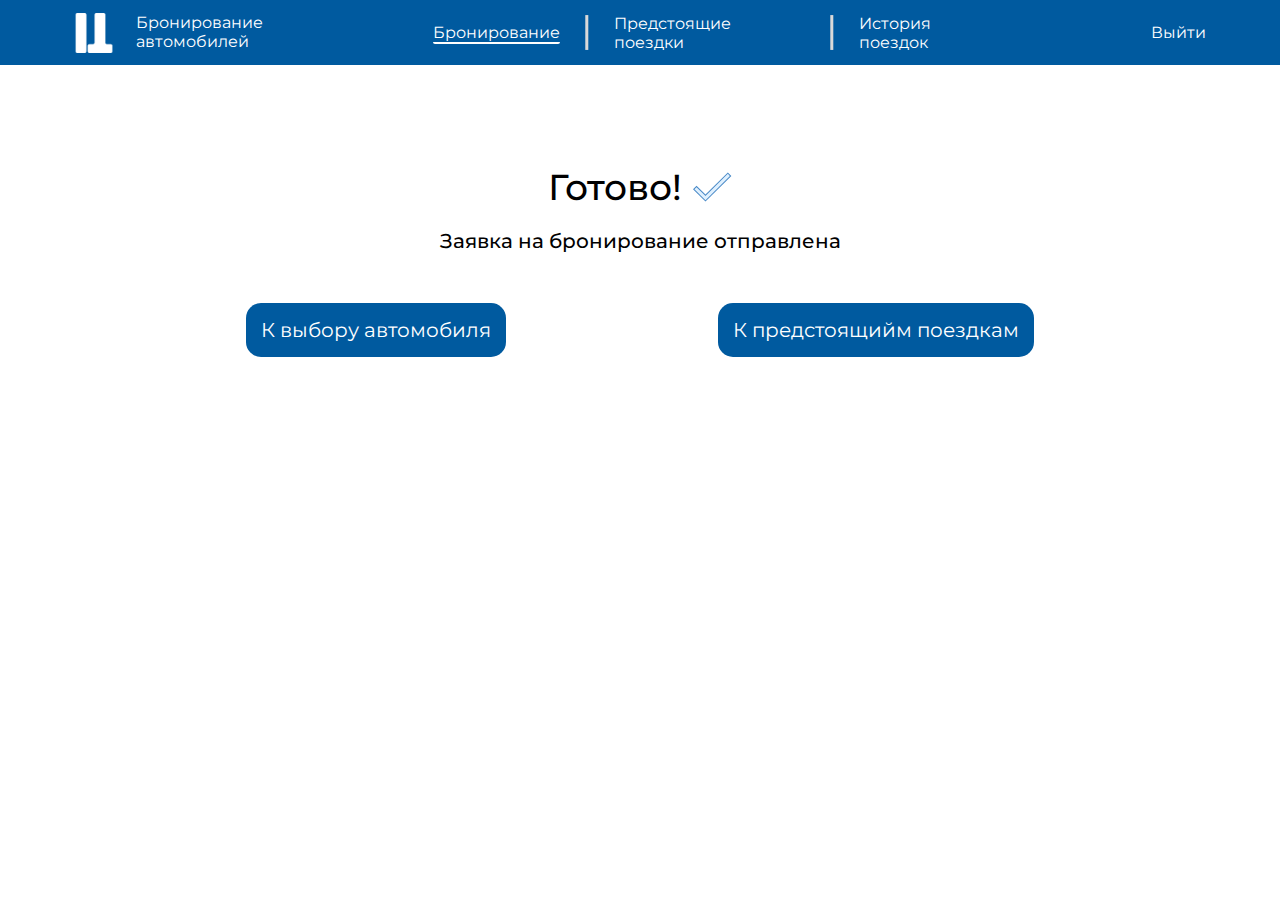
<file: Successfully.html>
<!DOCTYPE html>
<html lang="en">

<head>
    <meta charset="UTF-8">
    <meta name="viewport" content="width=device-width, initial-scale=1.0">
    <title>Заглушка</title>
    <link rel="stylesheet" href="./css/main.css">
    <link rel="stylesheet" href="./css/Successfully.css">
</head>

<body>
    <header>
        <div class="header__contant">
            <div class="header__logo">
                <a href="https://cint19.ru/">
                    <img class="logo__img" src="./images/vsdesk-sm-logo.png" alt="logo">
                </a>
                <p class="logo__text">Бронирование автомобилей</p>
            </div>

            <div class="header__nav">
                <ul class="nav__list">
                    <li><a href="./car select.html" class="active">Бронирование</a></li>
                    <li><img src="./images/Rectangle 5.svg" alt=""></li>
                    <li><a href="./plug.html">Предстоящие поездки</a></li>
                    <li><img src="./images/Rectangle 5.svg" alt=""></li>
                    <li><a href="./plug.html">История поездок</a></li>
                </ul>
                <ul class="nav__list__two">
                    <li><a href="./car select.html" class="active">Бронирование</a></li>
                    
                    <li><a href="./plug.html">Предстоящие поездки</a></li>
                    
                    <li><a href="./plug.html">История поездок</a></li>
                    <li><a href="./index.html">Выйти</a></li>
                </ul>
                <button class="nav-btn">&#9776</button>
            </div>

            <a class="exit" href="./index.html">Выйти</a>


        </div>

    </header>

    <section>
        <div class="successfully">
            <p class="successfully__text">Готово!</p>
            <img src="./images/icons8-галочка 1.svg" alt="">
        </div>
        <div class="info">
            <p class="info__text">Заявка на бронирование отправлена</p>
        </div>
        <div class="btn">
            <a href="./car select.html">
                <button class="car__select">К выбору автомобиля</button>
            </a>
            <a href="./plug.html">
                <button class="plug">К предстоящийм поездкам</button>
            </a>
        </div>   
    </section>

    <footer>
    </footer>
</body>

</html>
</file>
<file: css/choosing_car.css>
.container {
    width: 1265px;
    max-width: 100%;
    margin: 0 auto;
}

h1 {
    font-size: 32px;
    font-weight: 500;
    margin-bottom: 85px;
    margin-top: 25px;
}

.content {
    text-align: center;
}

.car__select {
    margin-bottom: 100px;
}

.car__list {
    display: flex;
    justify-content: space-between;
    margin-bottom: 45px;
}

.select {
    display: flex;
    flex-direction: column;
    align-items: end;
}

.select__text {
    margin-bottom: 37px;
    font-size: 42px;
    width: 250px;
    text-align: right;
}

.select__btn {
    width: 218px;
    height: 63px;
    background-color: #005A9F;
    border-radius: 15px;
    color: white;
    font-size: 24px;
    font-weight: 500;
}

.select__btn:active {
    position: relative;
    top: 2px;
}

.line  {
    height: 5px;
    background-color: #005A9F;
    border-radius: 15px;
    margin-bottom: 45px;
}





@media (max-width: 800px) {
    .container {
        width: 80%;
    }

    .car__list {
        display: flex;
        flex-direction: column;
        margin-bottom: 45px;
    }

    .select {
        align-items: center;
    }

    .select__text {
        text-align: center;
    }

   

}
</file>
<file: css/serena.css>
.container {
    max-width: 1280px;
    margin: 0 auto;
}

h1 {
    text-align: center;
    font-size: 32px;
    font-weight: 500;
    margin-top: 25px;
    margin-bottom: 30px;
}

h2 {
    text-align: center;
    font-size: 32px;
    font-weight: 500;
    margin-top: 25px;
    margin-bottom: 30px;
}

.date {
    display: flex;
    gap: 20px;
    align-items: center;
    margin-bottom: 30px;
}

.date__text {
    font-size: 24px;
    font-weight: 500;
}

.input__date {
    font-size: 24px;
    background-color: #D9D9D9;
    border-radius: 15px;
    padding: 5px;
    padding-left: 10px;
    padding-right: 10px;
}

.time {
    display: flex;
    gap: 20px;
    align-items: center;
    margin-bottom: 30px;
}

.time__text {
    font-size: 24px;
    font-weight: 500;
}

.time__input {
    font-size: 24px;
    background-color: #D9D9D9;
    border-radius: 15px;
    padding: 5px;
    padding-left: 10px;
    padding-right: 10px;
}

.purpose {
    margin-bottom: 20px;
}

.purpose__text {
    font-size: 24px;
    font-weight: 500;
    margin-bottom: 20px;
}

.purpose__input {
    font-size: 24px;
    background-color: #D9D9D9;
    border-radius: 15px;
    padding: 5px;
    padding-left: 10px;
    padding-right: 10px;
    max-width: 1280px;
    width: 100%;
    height: 200px;
}

.comment {
    margin-bottom: 30px;
}

.comment__text {
    font-size: 24px;
    font-weight: 500;
    margin-bottom: 20px;
}   

.comment__input {
    font-size: 24px;
    background-color: #D9D9D9;
    border-radius: 15px;
    padding: 5px;
    padding-left: 10px;
    padding-right: 10px;
    max-width: 1280px;
    width: 100%;
    height: 200px;
}

.btn {
    display: flex;
    justify-content: flex-end;
    margin-bottom: 30px;
}

.reg__btn {
    width: 230px;
    height: 63px;
    background-color: #005A9F;
    border-radius: 15px;
    font-size: 24px;
    font-weight: 400;
    color: white;
}

.reg__btn:active {
    position: relative;
    top: 2px;
}

.line  {
    height: 5px;
    background-color: #005A9F;
    border-radius: 15px;
    margin-bottom: 45px;
}

.car__info {
    
}

.info__content {
    display: flex;
    justify-content: space-between;
}

.info__text {
    font-size: 24px;
    font-weight: 500;
}

.info__text__list li {
    margin-bottom: 24px;
}

.info__img {
    display: flex;
    flex-direction: column;
    justify-content: space-between;
    margin-bottom: 24px;
}

img {
    width: 90%;
}

@media (max-width: 1280px) {
    section {
        padding-left: 10px;
        padding-right: 10px;
    }
}

@media (max-width: 800px) {
    section {
        padding-left: 10px;
        padding-right: 10px;
    }
}

.solevoi {
   
}
</file>
<file: static/styles/mystyles.css>
body {
    background: linear-gradient(180deg, orange 30%, #ffffff 95%);
}

.navbar-light .navbar-nav .nav-link.active {
    color: black;
}

.navbar-light .navbar-nav .nav-link {
    color: azure;
}

.navbar.navbar-expand-lg.navbar-light {
    background-color: orange;
}

.navbar-brand img {
    width: 2em;
}

.col-lg-4.col-md-6 .card img {
    height: 250px;
}


footer .row .col-lg-12 p {
    margin-bottom: 5px;
    margin-top: 5px;
}

.vlad {
    animation: myAnim 2s ease 0s infinite normal forwards;
}

@keyframes myAnim {

    0%,
    100% {
        transform: translateX(0%);
        transform-origin: 50% 50%;
    }

    15% {
        transform: translateX(-30px) rotate(-6deg);
    }

    30% {
        transform: translateX(15px) rotate(6deg);
    }

    45% {
        transform: translateX(-15px) rotate(-3.6deg);
    }

    60% {
        transform: translateX(9px) rotate(2.4deg);
    }

    75% {
        transform: translateX(-6px) rotate(-1.2deg);
    }
}

@media (max-width: 1000px) {
    footer {
        display: none;
    }
}


footer {
    background-color: white;
    margin-top: 5em;
}

.card {
    box-shadow: 5px 5px 25px 0px #000000;

}



.text-clr {
    color: white;
    margin: auto auto;
}

.footer-link {
    display: flex;
    justify-content: space-around;
    align-items: center;
}
</file>
<file: css/Successfully.css>
.successfully {
    width: 1280px;
    margin: 0 auto;
    display: flex;
    align-items: center;
    justify-content: center;
    gap: 10px;
    margin-top: 100px;
    margin-bottom: 20px;
}

.successfully__text {
    font-size: 36px;
    font-weight: 500;
}

.info {
    width: 1280px;
    margin: 0 auto;
    display: flex;
    align-items: center;
    justify-content: center;
    gap: 10px;
    margin-bottom: 50px;
}

.info__text {
    font-size: 20px;
    font-weight: 500;
}

.btn {
    display: flex;
    width: 1000px;
    margin: 0 auto;
    justify-content: space-around;
    margin-bottom: 500px;
}

.car__select {
    font-size: 20px;
    background-color: #005A9F;
    color: white;
    padding: 15px;
    border-radius: 15px;
}

.plug {
    font-size: 20px;
    background-color: #005A9F;
    color: white;
    padding: 15px;
    border-radius: 15px;
}

footer {
    display: none;
}
</file>
<file: css/login.css>
@import url(./reset.css);
@import url('https://fonts.googleapis.com/css2?family=Montserrat:ital,wght@0,100..900;1,100..900&display=swap');

html {
    font-family: Montserrat;
}

body {
    background-color: #005A9F;
    color: white;
}

a {
    color: white;
}

.container {
    width: 503px;
    margin: 0 auto;
}

.logo {
    margin-top: 56px;
    margin-bottom: 45px;
    text-align: center;
}

.logo__img {
    width: 276px;
    margin-bottom: 38px;
}

.logo__text {
    font-size: 32px;
    font-weight: 500;
}

.authorization {
    margin-bottom: 20px;
}

.login_group {
    display: flex;
    flex-direction: column;
    margin-bottom: 25px;
}

.login_group label {
    font-size: 20px;
    font-weight: 500;
    margin-bottom: 10px;
}

.login_group input {
    padding: 10px;
    background-color: white;
    color: black;
    border-radius: 10px;
    font-size: 20px;
}

.password_group {
    display: flex;
    flex-direction: column;
}

.password_group label {
    font-size: 20px;
    font-weight: 500;
    margin-bottom: 10px;
}

.password_group input {
    padding: 10px;
    background-color: white;
    color: black;
    border-radius: 10px;
    font-size: 20px;
}

.memory {
    display: flex;
    justify-content: space-between;
    margin-bottom: 50px;
}



.btn {
    text-align: center;
}

.sign_in {
    width: 232px;
    height: 63px;
    background-color: white;
    color: #005A9F;
    border-radius: 15px;
    font-size: 24px;
    font-weight: 500;
}

.sign_in:active {
    position: relative;
    top: 2px;
}


.message {
    margin-top: 15px;
    padding: 10px;
    border-radius: 10px;
    background-color: white;
    margin-bottom: 20px;
    display: none;  
    text-align: center;      
}

.success {
    background: #dff0d8;
    color: #3c763d;
    border: 1px solid #d6e9c6;
}
.error {
    background: #f2dede;
    color: #a94442;
    border: 1px solid #ebccd1;
}
</file>
<file: css/main.css>
@import url(./reset.css);
@import url('https://fonts.googleapis.com/css2?family=Montserrat:ital,wght@0,100..900;1,100..900&display=swap');

html {
    font-family: montserrat;
}

a {
    color: white;
}

header {
    height: 65px;
    background-color: #005A9F;
}

.header__contant {
    display: flex;
    width: 1350px;
    max-width: 100%;
    height: 65px;
    margin: 0 auto;
    align-items: center;
    justify-content: space-around;
}

.header__logo {
    display: flex;
    gap: 22px;
}

.header__nav {
    max-width: 100%;
    width: 570px;
}

.logo__img {
    width: 40px;
}

.logo__img:hover {
    transform: scale(1.2);
}

.logo__img:active {
    position: relative;
    top: 2px;
}

.logo__text {
    color: white;
    font-size: 16px;
    width: 150px;
}


.nav__list {
    display: flex;
    align-items: center;
    gap: 25px;
}

.nav__list__two {
    display: flex;
    align-items: center;
    flex-direction: column;
    gap: 25px;
    position: absolute;
    right: 0px;
    top: 60px;
    background-color: #005A9F;
    padding: 5px;
    border-radius: 5px;
    display: none;
}

.nav__list__two li {
    padding: 15px;
}


.active {
    border: 0;
    border-bottom: 2px;
    border-radius: 2px;
    border-style: solid;
}

.nav__list a:hover {
    border: 0;
    border-bottom: 2px;
    border-radius: 2px;
    border-style: solid;
}

footer {
    height: 65px;
    background-color: #005A9F;
    
}

.nav-btn {
    color: white;
    font-size: 45px;
    margin: 0;
    padding-bottom: 10px;
    display: none;
}

@media (max-width: 900px){
    .header__nav {
        display: flex;
        justify-content: flex-end;
    }

    .nav__list {
        display: none;
    }

    .nav-btn {
        color: white;
        font-size: 45px;
        margin: 0;
        padding-bottom: 10px;
        display: block;
    }

    .header__contant {
        justify-content: space-between;
        padding-left: 10px;
        padding-right: 10px;
    }

    .exit {
        display: none;
    }

    .header__nav:hover .nav__list__two {
        display: block;
    }

    .nav__list__two a:hover {
        border: 0;
        border-bottom: 2px;
        border-radius: 2px;
        border-style: solid;
    }
  
    .header__logo  {
        align-items: center;
    }
}
</file>
